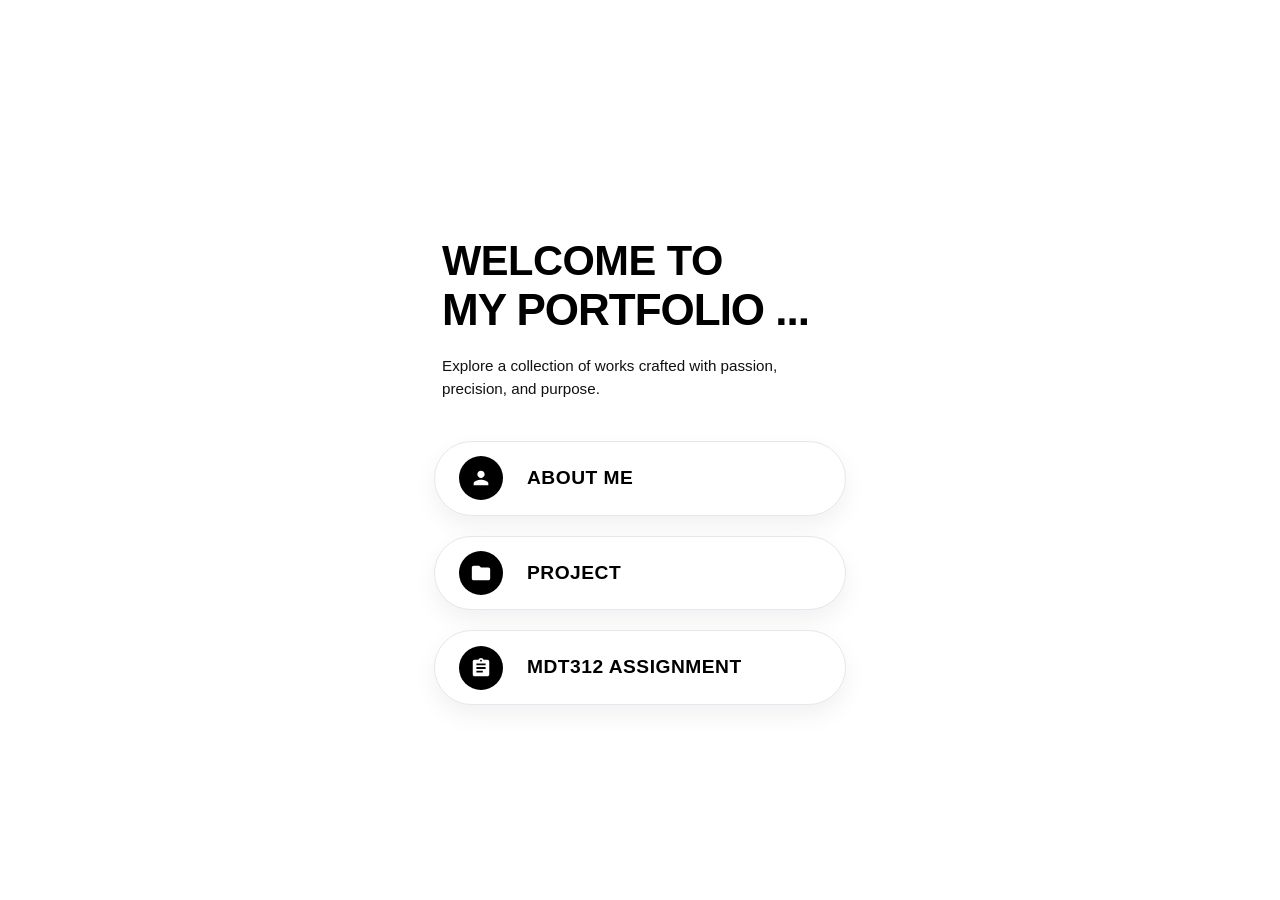
<file: index.html>
<!DOCTYPE html>
<html lang="th">
<head>
    <meta charset="UTF-8">
    <meta name="viewport" content="width=device-width, initial-scale=1.0">
    <title>Portfolio - Napatsarawaree R.</title>
    <link rel="stylesheet" href="main.css">
</head>
<body class="landing-body">

    <div class="landing-container">
        <!-- หัวข้อหลักและข้อความ -->
        <div class="landing-header">
            <h1 class="landing-title">
                <span class="id-number">WELCOME TO</span><br>
                MY PORTFOLIO ...
            </h1>
            <p class="welcome-desc">Explore a collection of works crafted with passion, precision, and purpose.</p>
        </div>

        <!-- เมนูหลัก -->
        <div class="menu-list">
            <a href="about.html" class="menu-btn">
                <span class="icon-circle">
                    <svg width="22" height="22" viewBox="0 0 24 24" fill="currentColor">
                        <path d="M12 12c2.21 0 4-1.79 4-4s-1.79-4-4-4-4 1.79-4 4 1.79 4 4 4zm0 2c-2.67 0-8 1.34-8 4v2h16v-2c0-2.66-5.33-4-8-4z"/>
                    </svg>
                </span>
                <span class="menu-text">ABOUT ME</span>
            </a>

            <a href="project.html" class="menu-btn">
                <span class="icon-circle">
                    <svg width="22" height="22" viewBox="0 0 24 24" fill="currentColor">
                        <path d="M10 4H4c-1.1 0-1.99.9-1.99 2L2 18c0 1.1.9 2 2 2h16c1.1 0 2-.9 2-2V8c0-1.1-.9-2-2-2h-8l-2-2z"/>
                    </svg>
                </span>
                <span class="menu-text">PROJECT</span>
            </a>

            <a href="assign.html" class="menu-btn">
                <span class="icon-circle">
                    <svg width="22" height="22" viewBox="0 0 24 24" fill="currentColor">
                        <path d="M19 3h-4.18C14.4 1.84 13.3 1 12 1s-2.4.84-2.82 2H5c-1.1 0-2 .9-2 2v14c0 1.1.9 2 2 2h14c1.1 0 2-.9 2-2V5c0-1.1-.9-2-2-2zm-7 0c.55 0 1 .45 1 1s-.45 1-1 1-1-.45-1-1 .45-1 1-1zm2 14H7v-2h7v2zm3-4H7v-2h10v2zm0-4H7V7h10v2z"/>
                    </svg>
                </span>
                <span class="menu-text">MDT312 ASSIGNMENT</span>
            </a>
        </div>
    </div>

</body>
</html>
</file>
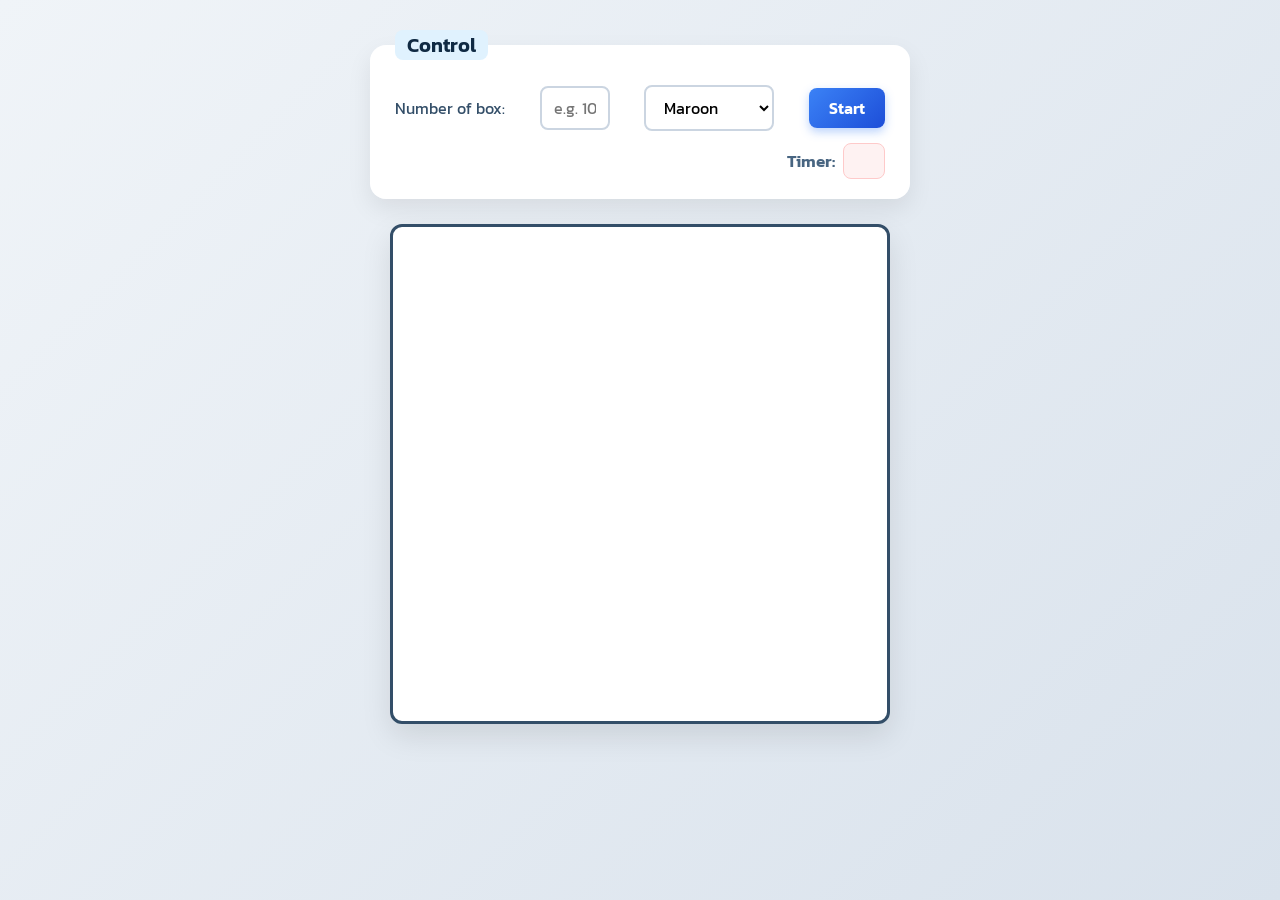
<file: Assignment/assignment7/index.html>
<!DOCTYPE html>
<html lang="en">
	<head>
		<meta charset="UTF-8">
		<meta name="viewport" content="width=device-width, initial-scale=1.0">
		<title>Square game</title>
		<script type="text/javascript" src="game.js"></script>
		<link rel="stylesheet" type="text/css" href="game.css">
	</head>
	<body>
		<!-- these codes were adapted from https://courses.cs.washington.edu/courses/cse154/17sp/lecture/more-dom/code/squares.html  -->

		<fieldset>
			<legend>Control</legend>
			<label for="numbox">Number of box: </label>
			<input type="text" name="numbox" id="numbox" placeholder="e.g. 10">
			<select name="color" id="color">
				<option value="maroon">Maroon</option>
				<option value="lightgreen">Lightgreen</option>
				<option value="magenta">Magenta</option>
			</select>
			<button id="start">Start</button>
			<div id="timerClock"> Timer:
				<div id="clock"></div>
			</div>
		</fieldset>

		<div id="container">
			<div id="layer"></div>
		</div>
	
	</body>
</html>
</file>
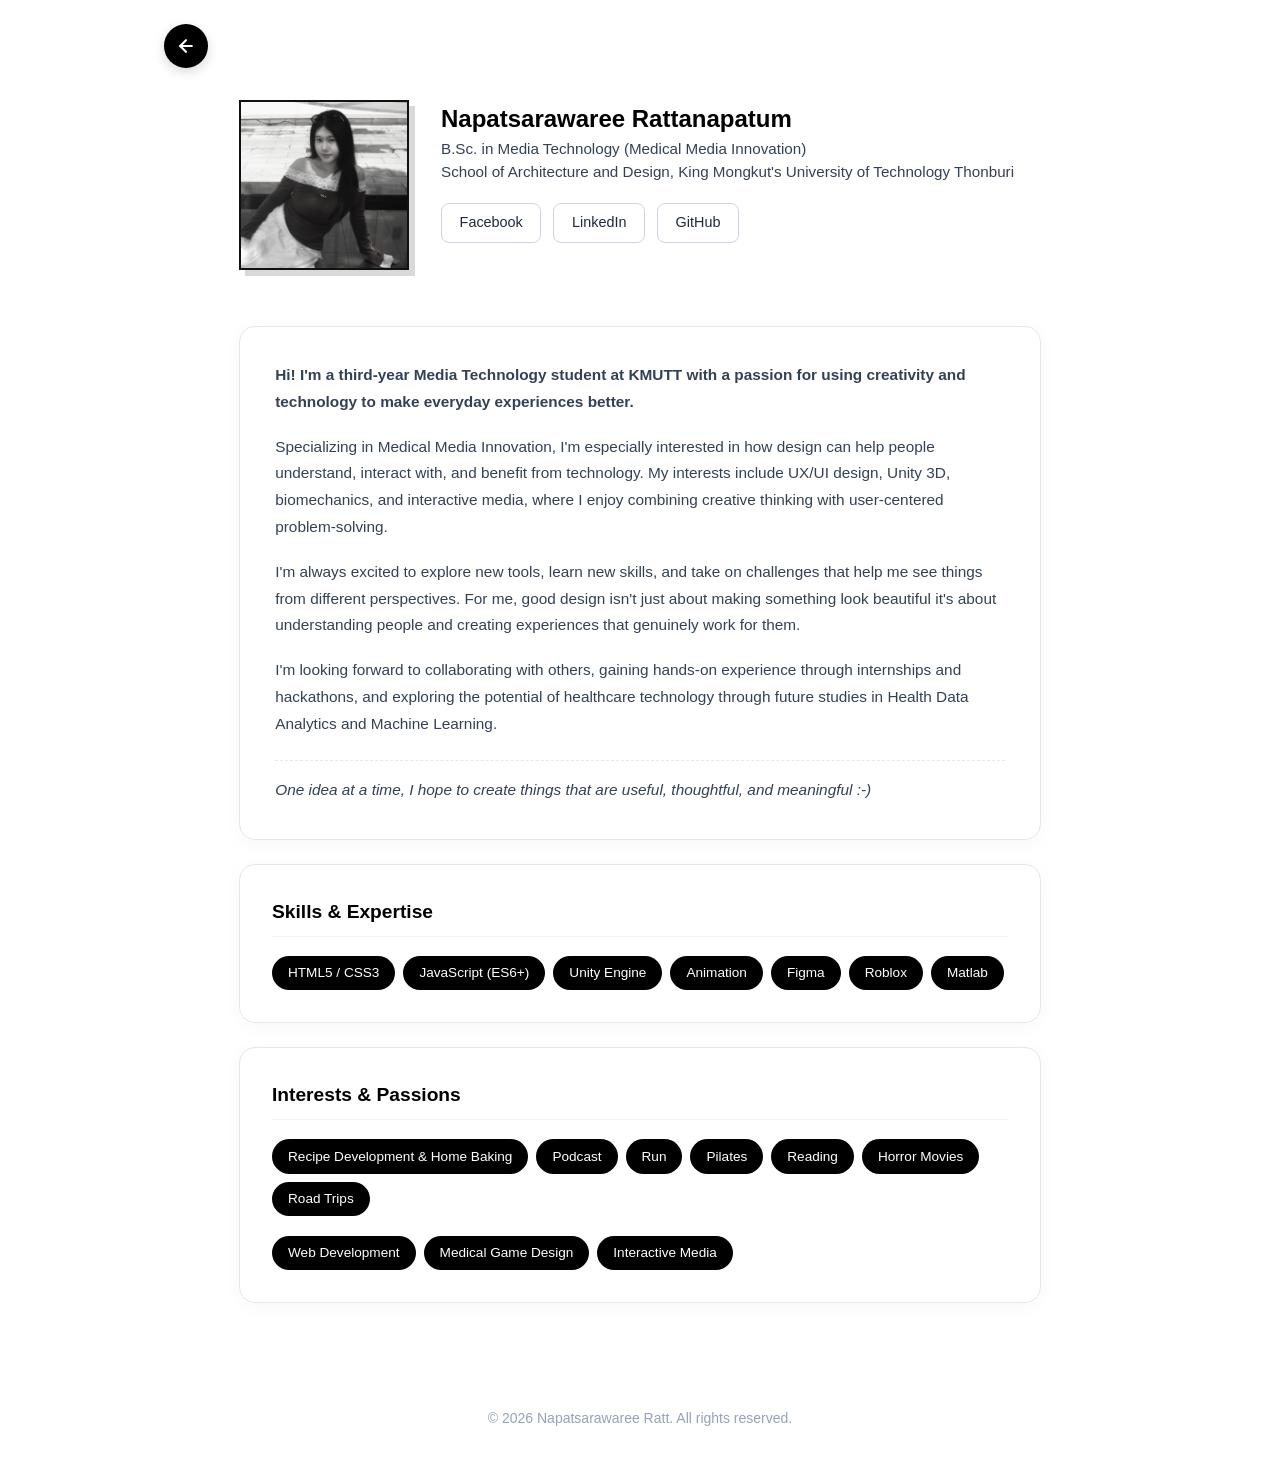
<file: about.html>
<!DOCTYPE html>
<html lang="th">
<head>
    <meta charset="UTF-8">
    <meta name="viewport" content="width=device-width, initial-scale=1.0">
    <title>About Me - Napatsarawaree R.</title>
    <link rel="stylesheet" href="main.css">
</head>
<body class="about-body">

    <!-- ปุ่มย้อนกลับ -->
    <div class="back-nav">
        <a href="index.html" class="back-icon-btn" title="กลับหน้าแรก">
            <svg width="20" height="20" viewBox="0 0 24 24" fill="none" stroke="currentColor" stroke-width="2.5" stroke-linecap="round" stroke-linejoin="round">
                <line x1="19" y1="12" x2="5" y2="12"></line>
                <polyline points="12 19 5 12 12 5"></polyline>
            </svg>
        </a>
    </div>

    <main class="container about-container">
        <!-- ส่วนโปรไฟล์ด้านบน -->
        <div class="profile-section">
            <img src="Images/profile1.jpg" alt="Profile Picture" class="profile-img-square">
                <h2>Napatsarawaree Rattanapatum</h2>
                <p class="degree-text">
                    B.Sc. in Media Technology (Medical Media Innovation)<br>
                    School of Architecture and Design, King Mongkut's University of Technology Thonburi
                </p>
                
                <!-- ปุ่มโซเชียล -->
                <div class="social-buttons">
                    <a href="https://www.facebook.com/share/19xPt7jWuf/" target="_blank" rel="noopener noreferrer" class="social-btn">Facebook</a>
                    <a href="https://www.linkedin.com/in/napatsarawaree-r-91904a348" target="_blank" rel="noopener noreferrer" class="social-btn">LinkedIn</a>
                    <a href="https://github.com/napatsarawaree2548-byte" target="_blank" rel="noopener noreferrer" class="social-btn">GitHub</a>
                </div>
            </div>
        </div>

        <!-- กล่องแนะนำตัว -->
        <div class="bio-card">
            <p class="bio-highlight">Hi! I'm a third-year Media Technology student at KMUTT with a passion for using creativity and technology to make everyday experiences better.</p>
            <p>Specializing in Medical Media Innovation, I'm especially interested in how design can help people understand, interact with, and benefit from technology. My interests include UX/UI design, Unity 3D, biomechanics, and interactive media, where I enjoy combining creative thinking with user-centered problem-solving.</p>
            <p>I'm always excited to explore new tools, learn new skills, and take on challenges that help me see things from different perspectives. For me, good design isn't just about making something look beautiful it's about understanding people and creating experiences that genuinely work for them.</p>
            <p>I'm looking forward to collaborating with others, gaining hands-on experience through internships and hackathons, and exploring the potential of healthcare technology through future studies in Health Data Analytics and Machine Learning.</p>
            <p class="bio-quote">One idea at a time, I hope to create things that are useful, thoughtful, and meaningful :-)</p>
        </div>

        <!-- กล่องทักษะและความสามารถ -->
        <div class="info-card">
            <h3>Skills & Expertise</h3>
            <div class="tags-container">
                <span class="tag-badge">HTML5 / CSS3</span>
                <span class="tag-badge">JavaScript (ES6+)</span>
                <span class="tag-badge">Unity Engine</span>
                <span class="tag-badge">Animation</span>
                <span class="tag-badge">Figma</span>
                <span class="tag-badge">Roblox</span>
                <span class="tag-badge">Matlab</span>
            </div>
        </div>

        <!-- กล่องงานอดิเรกและความสนใจ -->
        <div class="info-card">
            <h3>Interests & Passions</h3>
            <div class="hobby-group">
                <div class="tags-container" style="margin-top: 0.4rem;">
                    <span class="tag-badge">Recipe Development & Home Baking</span>
                    <span class="tag-badge">Podcast</span>
                    <span class="tag-badge">Run</span>
                    <span class="tag-badge">Pilates</span>
                    <span class="tag-badge">Reading</span>
                    <span class="tag-badge">Horror Movies</span>
                    <span class="tag-badge">Road Trips</span>
                </div>
            </div>
            <div class="hobby-group" style="margin-top: 1.2rem;">
                <div class="tags-container" style="margin-top: 0.4rem;">
                    <span class="tag-badge">Web Development</span>
                    <span class="tag-badge">Medical Game Design</span>
                    <span class="tag-badge">Interactive Media</span>
                </div>
            </div>
        </div>
    </main>

    <footer>
        <p>&copy; 2026 Napatsarawaree Ratt. All rights reserved.</p>
    </footer>

</body>
</html>
</file>
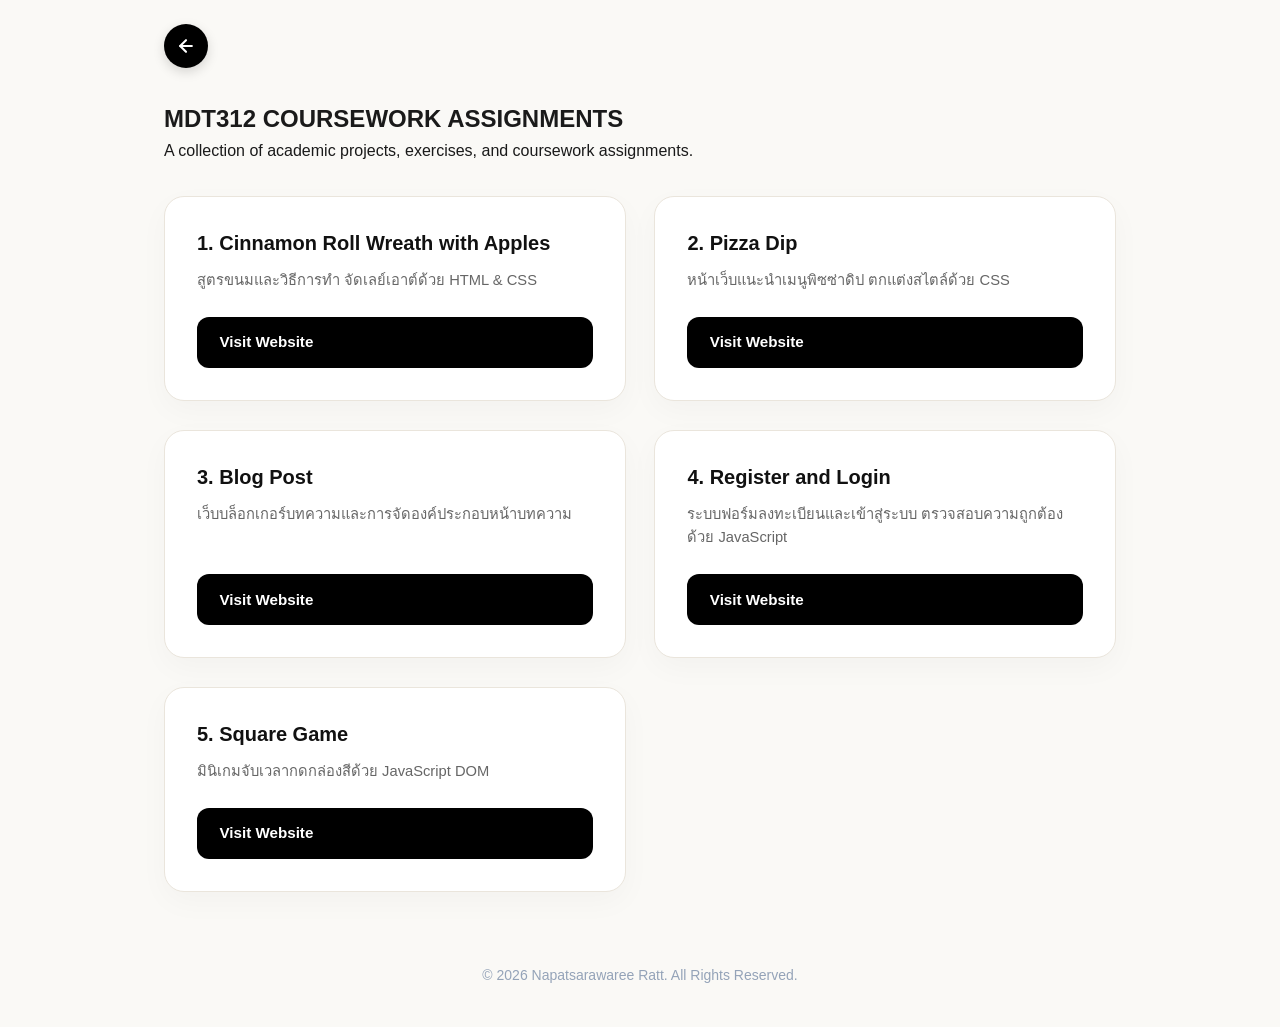
<file: assign.html>
<!DOCTYPE html>
<html lang="th">
<head>
    <meta charset="UTF-8">
    <meta name="viewport" content="width=device-width, initial-scale=1.0">
    <title>Coursework Assignments</title>
    <link rel="stylesheet" href="main.css">
</head>
<body>

    <!-- ปุ่มย้อนกลับ -->
    <div class="back-nav">
        <a href="index.html" class="back-icon-btn" title="กลับหน้าแรก">
            <svg width="20" height="20" viewBox="0 0 24 24" fill="none" stroke="currentColor" stroke-width="2.5" stroke-linecap="round" stroke-linejoin="round">
                <line x1="19" y1="12" x2="5" y2="12"></line>
                <polyline points="12 19 5 12 12 5"></polyline>
            </svg>
        </a>
    </div>

    <main class="container">
        <section class="content-box">
            <h2>MDT312 COURSEWORK ASSIGNMENTS</h2>
            <p>A collection of academic projects, exercises, and coursework assignments.</p>

            <div class="grid-cards" style="margin-top: 2rem;">
                <!-- 1. Cinnamon Roll Wreath with Apples -->
                <div class="card">
                    <div>
                        <h3>1. Cinnamon Roll Wreath with Apples</h3>
                        <p>สูตรขนมและวิธีการทำ จัดเลย์เอาต์ด้วย HTML & CSS</p>
                    </div>
                    <a href="Assignment/assignment3/recipe.html" class="btn btn-primary">Visit Website</a>
                </div>

                <!-- 2. Pizza dip -->
                <div class="card">
                    <div>
                        <h3>2. Pizza Dip</h3>
                        <p>หน้าเว็บแนะนำเมนูพิซซ่าดิป ตกแต่งสไตล์ด้วย CSS</p>
                    </div>
                    <a href="Assignment/assignment4/recipe.html" class="btn btn-primary">Visit Website</a>
                </div>

                <!-- 3. Blog -->
                <div class="card">
                    <div>
                        <h3>3. Blog Post</h3>
                        <p>เว็บบล็อกเกอร์บทความและการจัดองค์ประกอบหน้าบทความ</p>
                    </div>
                    <a href="Assignment/assignment5/index.html" class="btn btn-primary">Visit Website</a>
                </div>

                <!-- 4. Register and login -->
                <div class="card">
                    <div>
                        <h3>4. Register and Login</h3>
                        <p>ระบบฟอร์มลงทะเบียนและเข้าสู่ระบบ ตรวจสอบความถูกต้องด้วย JavaScript</p>
                    </div>
                    <a href="Assignment/assignment6/register.html" class="btn btn-primary">Visit Website</a>
                </div>

                <!-- 5. Square game -->
                <div class="card">
                    <div>
                        <h3>5. Square Game</h3>
                        <p>มินิเกมจับเวลากดกล่องสีด้วย JavaScript DOM</p>
                    </div>
                    <a href="Assignment/assignment7/index.html" class="btn btn-primary">Visit Website</a>
                </div>
            </div>
        </section>
    </main>

    <footer>
        <p>&copy; 2026 Napatsarawaree Ratt. All Rights Reserved.</p>
    </footer>

</body>
</html>
</file>
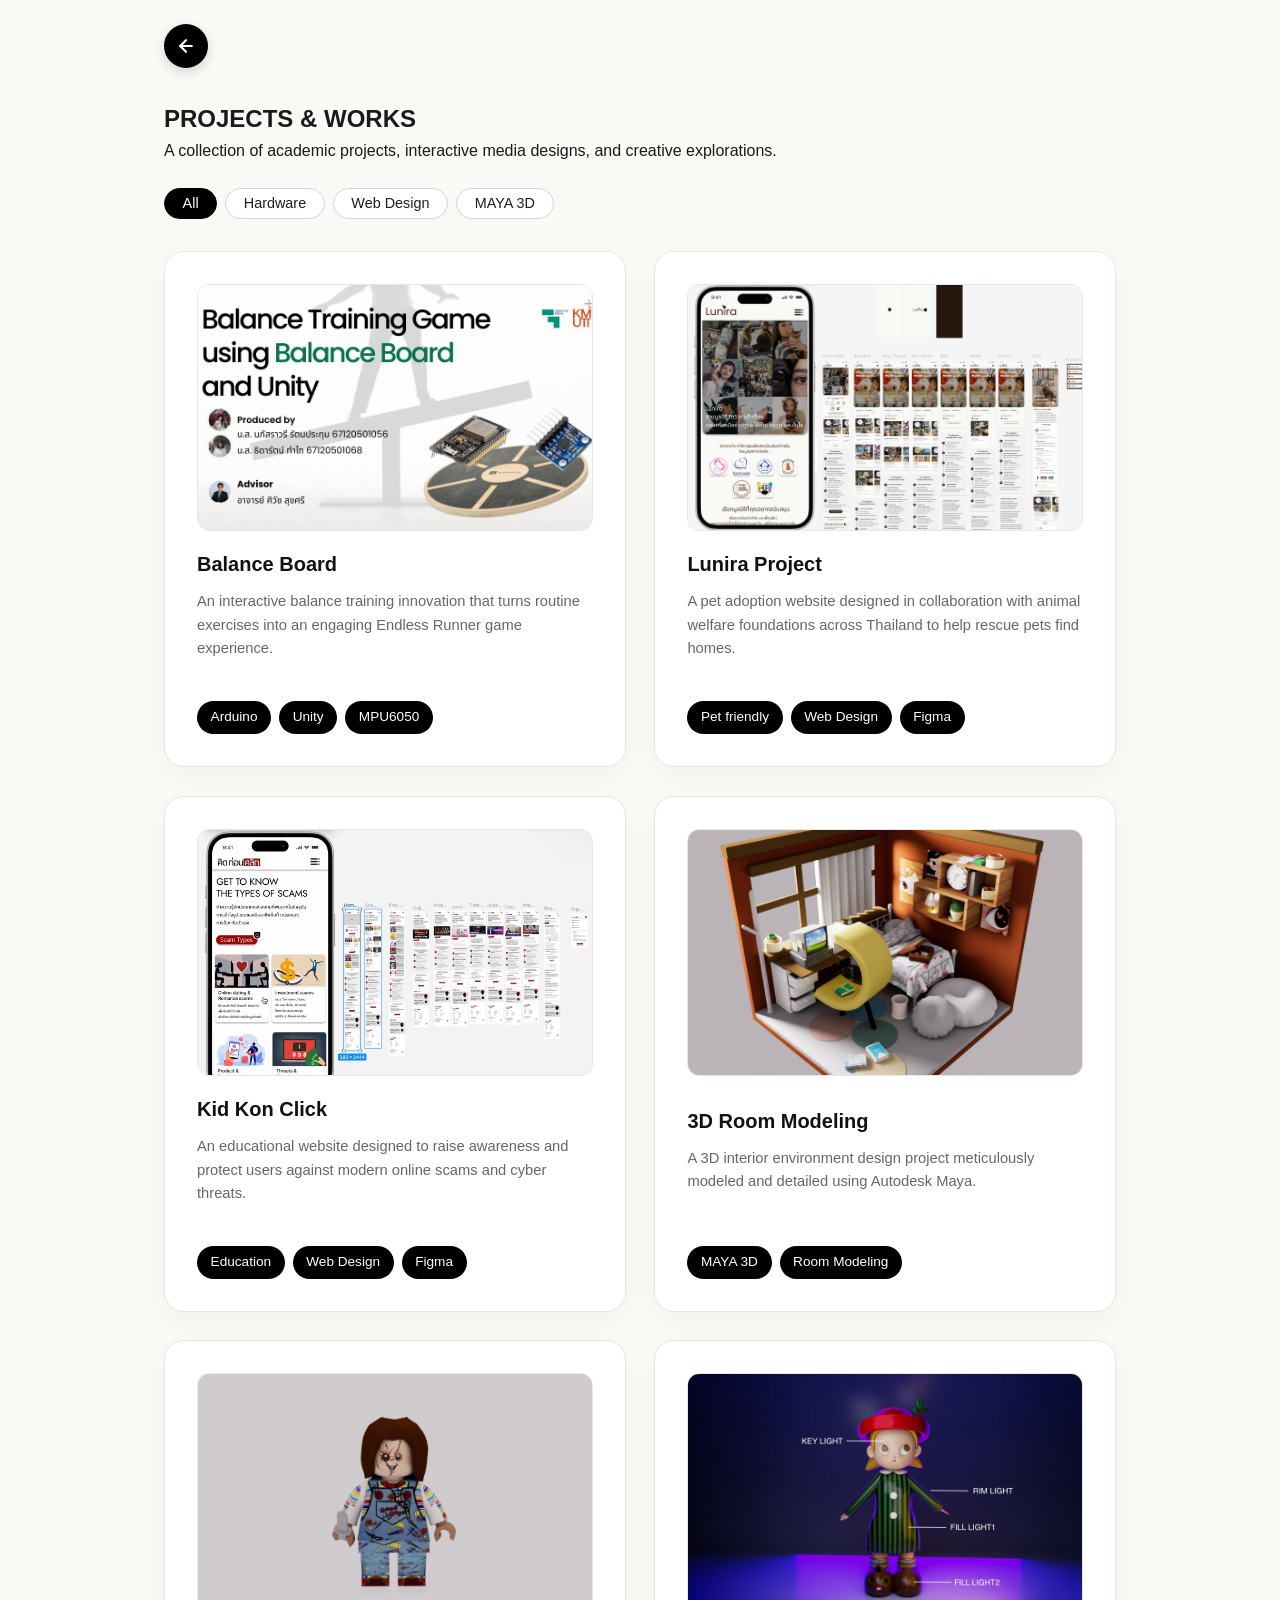
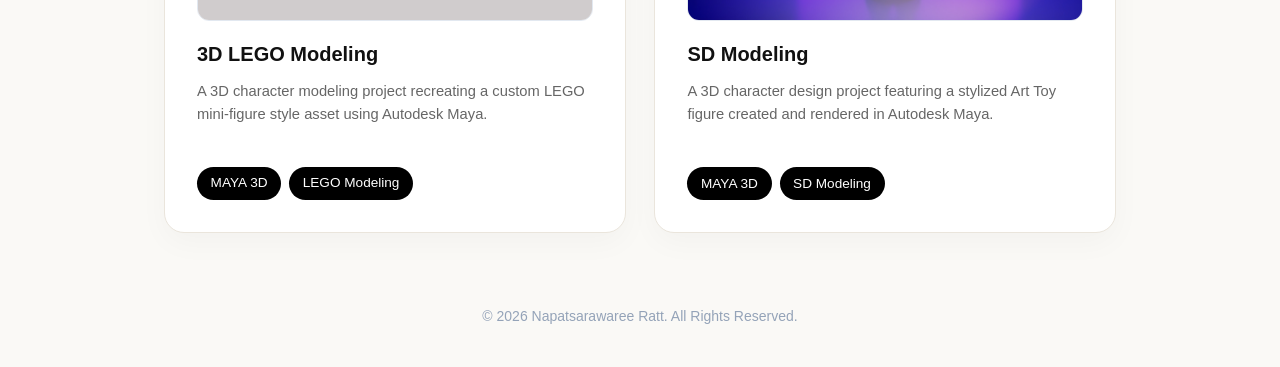
<file: project.html>
<!DOCTYPE html>
<html lang="th">
<head>
    <meta charset="UTF-8">
    <meta name="viewport" content="width=device-width, initial-scale=1.0">
    <title>My Projects</title>
    <link rel="stylesheet" href="main.css">
</head>
<body>

    <!-- ปุ่มย้อนกลับ -->
    <div class="back-nav">
        <a href="index.html" class="back-icon-btn" title="กลับหน้าแรก">
            <svg width="20" height="20" viewBox="0 0 24 24" fill="none" stroke="currentColor" stroke-width="2.5" stroke-linecap="round" stroke-linejoin="round">
                <line x1="19" y1="12" x2="5" y2="12"></line>
                <polyline points="12 19 5 12 12 5"></polyline>
            </svg>
        </a>
    </div>

    <main class="container">
        <section class="content-box">
            <h2>PROJECTS & WORKS</h2>
            <p>A collection of academic projects, interactive media designs, and creative explorations.</p>

            <!-- Category Filter Bar -->
            <div class="filter-bar" style="margin-top: 1.5rem;">
                <button class="filter-btn active" data-filter="all">All</button>
                <button class="filter-btn" data-filter="arduino">Hardware</button>
                <button class="filter-btn" data-filter="web">Web Design</button>
                <button class="filter-btn" data-filter="maya">MAYA 3D</button>
            </div>

            <div class="grid-cards" style="margin-top: 1.5rem;">
                <!-- Project 1 -->
                <div class="card" data-category="arduino">
                    <img src="Images/G01BalanceBoard.jpg" alt="Balance Board Project" class="project-img">
                    <div>
                        <h3>Balance Board</h3>
                        <p>An interactive balance training innovation that turns routine exercises into an engaging Endless Runner game experience.</p>
                    </div>
                    <div class="tags" style="margin-top: 1rem;">
                        <span class="tag">Arduino</span>
                        <span class="tag">Unity</span>
                        <span class="tag">MPU6050</span>
                    </div>
                </div>

                <!-- Project 2 -->
                <div class="card" data-category="web">
                    <img src="Images/LuniraP.png" alt="Lunira Project" class="project-img">
                    <div>
                        <h3>Lunira Project</h3>
                        <p>A pet adoption website designed in collaboration with animal welfare foundations across Thailand to help rescue pets find homes.</p>
                    </div>
                    <div class="tags" style="margin-top: 1rem;">
                        <span class="tag">Pet friendly</span>
                        <span class="tag">Web Design</span>
                        <span class="tag">Figma</span>
                    </div>
                </div>

                <!-- Project 3 -->
                <div class="card" data-category="web">
                    <img src="Images/KKK.jpg" alt="Kid Kon Click Project" class="project-img">
                    <div>
                        <h3>Kid Kon Click</h3>
                        <p>An educational website designed to raise awareness and protect users against modern online scams and cyber threats.</p>
                    </div>
                    <div class="tags" style="margin-top: 1rem;">
                        <span class="tag">Education</span>
                        <span class="tag">Web Design</span>
                        <span class="tag">Figma</span>
                    </div>
                </div>

                <!-- Project 4 -->
                <div class="card" data-category="maya">
                    <img src="Images/3DMAYA.jpg" alt="3D Room Modeling" class="project-img">
                    <div>
                        <h3>3D Room Modeling</h3>
                        <p>A 3D interior environment design project meticulously modeled and detailed using Autodesk Maya.</p>
                    </div>
                    <div class="tags" style="margin-top: 1rem;">
                        <span class="tag">MAYA 3D</span>
                        <span class="tag">Room Modeling</span>
                    </div>
                </div>

                <!-- Project 5 -->
                <div class="card" data-category="maya">
                    <img src="Images/Chucky01.jpg" alt="3D LEGO Modeling" class="project-img">
                    <div>
                        <h3>3D LEGO Modeling</h3>
                        <p>A 3D character modeling project recreating a custom LEGO mini-figure style asset using Autodesk Maya.</p>
                    </div>
                    <div class="tags" style="margin-top: 1rem;">
                        <span class="tag">MAYA 3D</span>
                        <span class="tag">LEGO Modeling</span>
                    </div>
                </div>

                <!-- Project 6 -->
                <div class="card" data-category="maya">
                    <img src="Images/SDModel.jpg" alt="3D SD Model" class="project-img">
                    <div>
                        <h3>SD Modeling</h3>
                        <p>A 3D character design project featuring a stylized Art Toy figure created and rendered in Autodesk Maya.</p>
                    </div>
                    <div class="tags" style="margin-top: 1rem;">
                        <span class="tag">MAYA 3D</span>
                        <span class="tag">SD Modeling</span>
                    </div>
                </div>
            </div>
        </section>
    </main>

    <footer>
        <p>&copy; 2026 Napatsarawaree Ratt. All Rights Reserved.</p>
    </footer>

    <!-- Filter สำหรับระบบกรองหมวดหมู่ผลงาน -->
    <script>
        const filterBtns = document.querySelectorAll('.filter-btn');
        const cards = document.querySelectorAll('.grid-cards .card');

        filterBtns.forEach(btn => {
            btn.addEventListener('click', () => {
                document.querySelector('.filter-btn.active').classList.remove('active');
                btn.classList.add('active');

                const filter = btn.getAttribute('data-filter');

                cards.forEach(card => {
                    if (filter === 'all' || card.getAttribute('data-category') === filter) {
                        card.style.display = 'flex';
                    } else {
                        card.style.display = 'none';
                    }
                });
            });
        });
    </script>

</body>
</html>
</file>
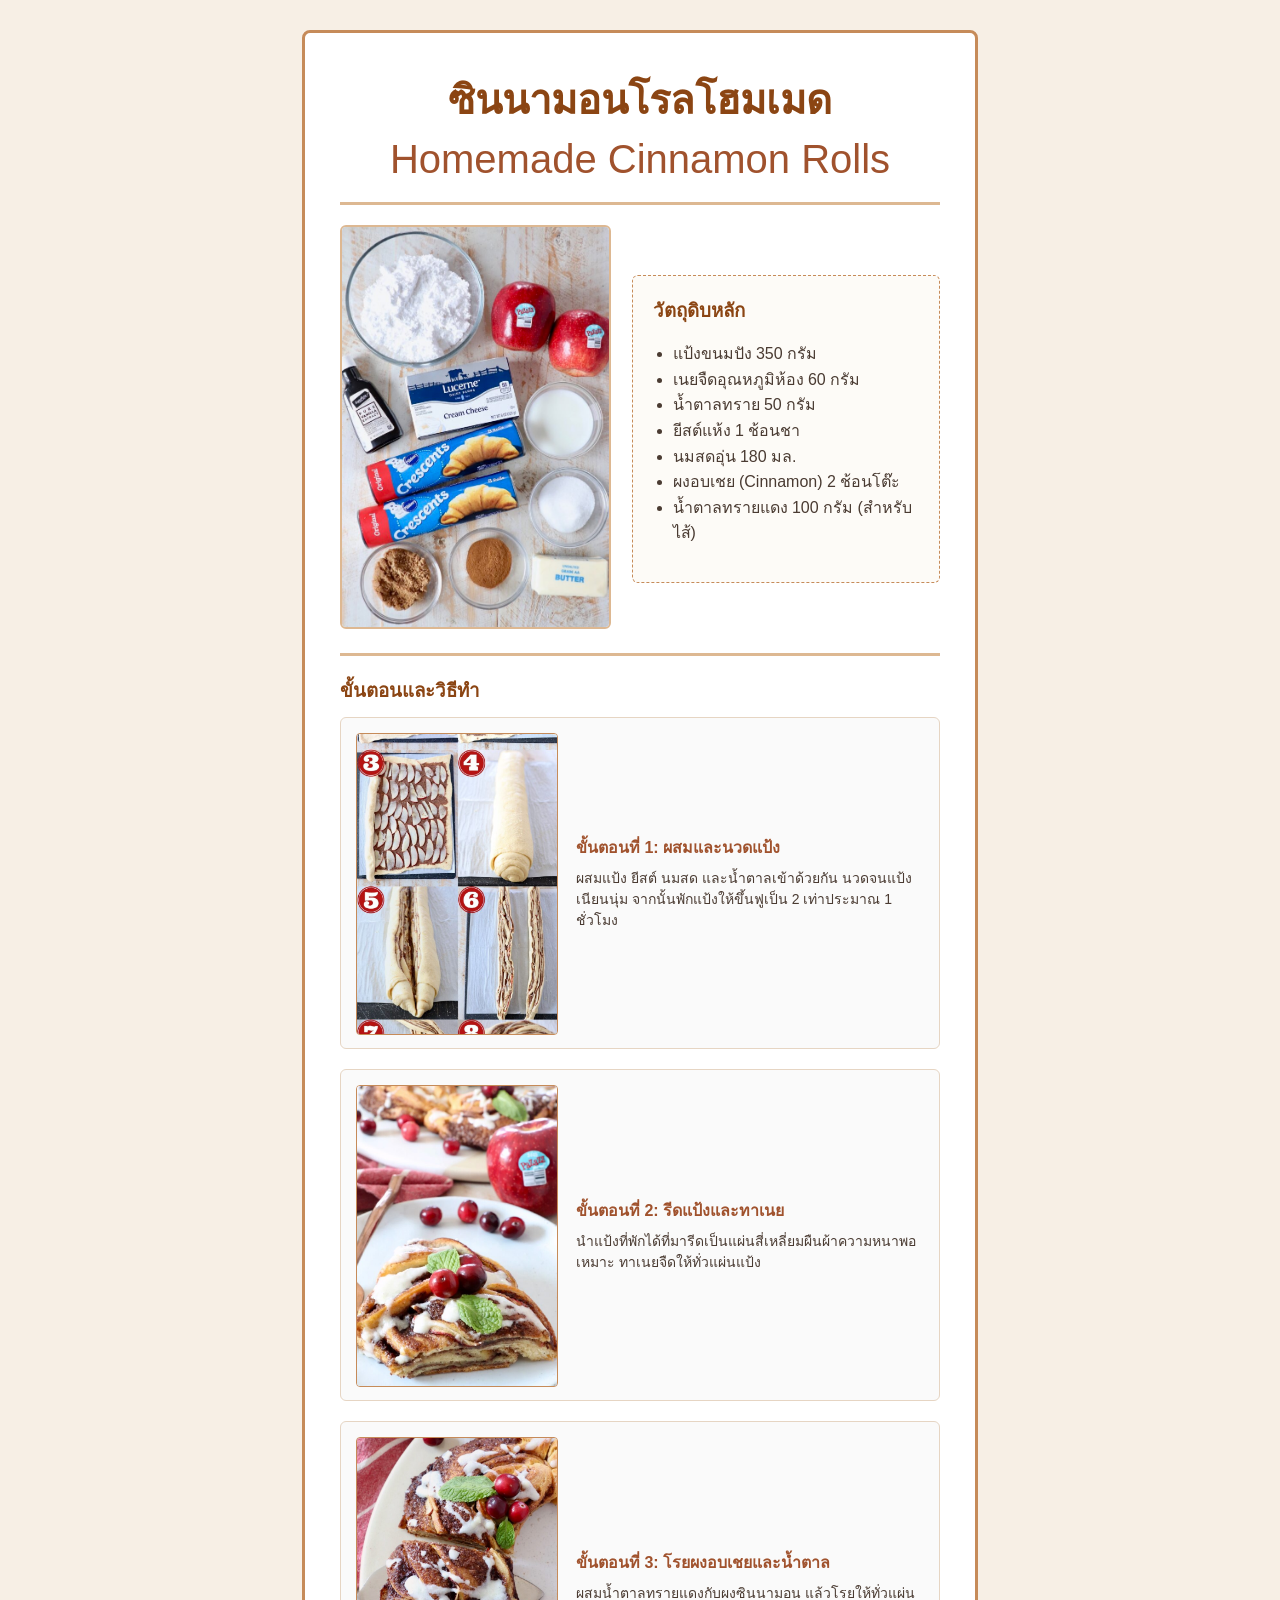
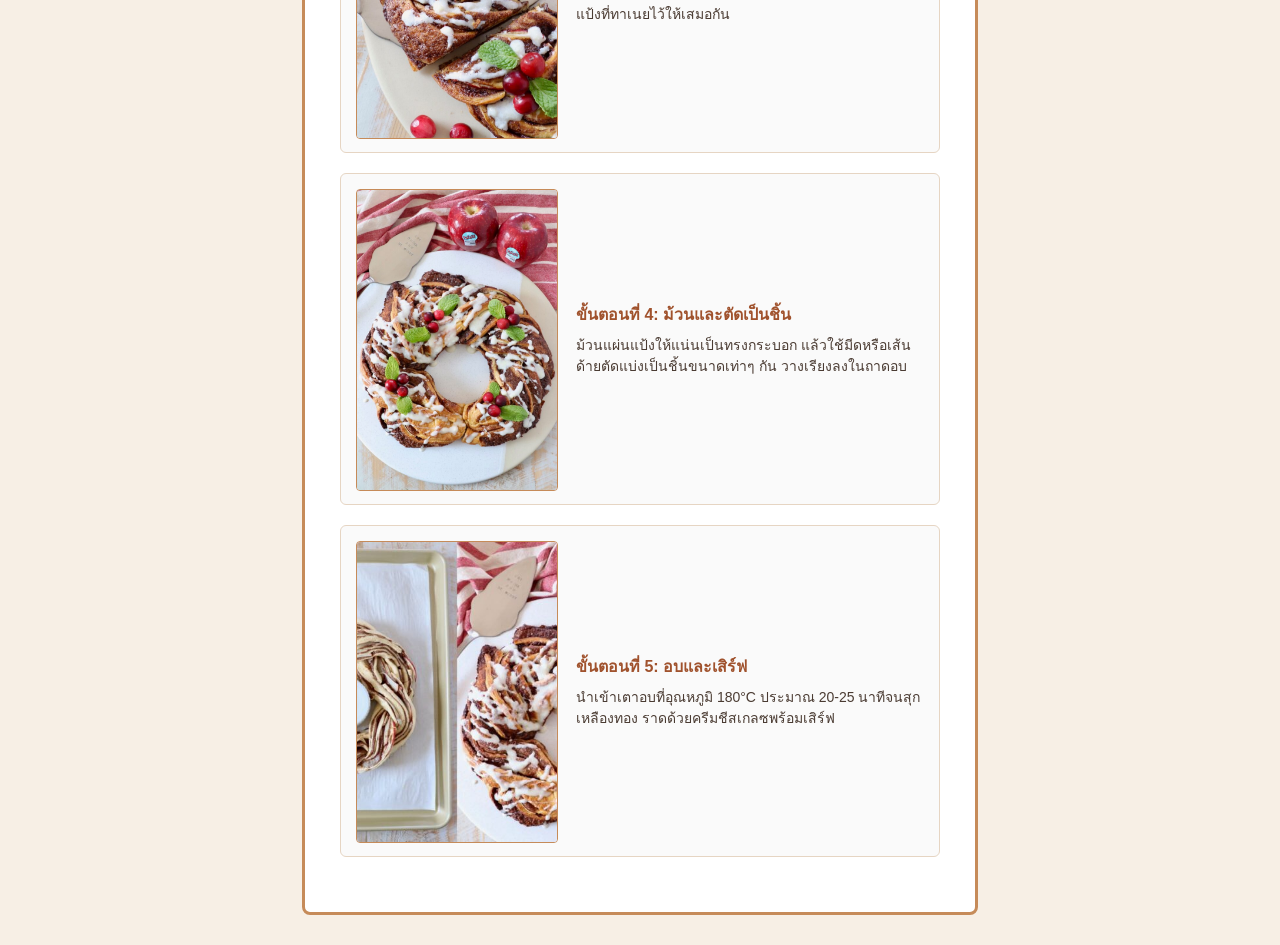
<file: Assignment/assignment3/recipe.html>
<!DOCTYPE html>
<html lang="th">
<head>
    <meta charset="UTF-8">
    <meta name="viewport" content="width=device-width, initial-scale=1.0">
    <title>สูตรและวิธีทำ ซินนามอนโรล (Cinnamon Rolls)</title>

    <link rel="stylesheet" type="text/css" href="recipe.css">
</head>
<body>

    <div id="recipe-card">

        <!-- เฮดชื่อเมนู -->
        <header id="recipe-header">
            <h1>ซินนามอนโรลโฮมเมด</h1>
            <h2>Homemade Cinnamon Rolls</h2>
            <hr class="divider">
        </header>

        <section class="top-section">
            <div class="main-img-box">
                <img src="pic/cinnamon-1.jpeg" alt="Cinnamon Rolls Finished" class="hero-img">
            </div>
            <div class="ingredients-box">
                <h3>วัตถุดิบหลัก</h3>
                <ul>
                    <li>แป้งขนมปัง 350 กรัม</li>
                    <li>เนยจืดอุณหภูมิห้อง 60 กรัม</li>
                    <li>น้ำตาลทราย 50 กรัม</li>
                    <li>ยีสต์แห้ง 1 ช้อนชา</li>
                    <li>นมสดอุ่น 180 มล.</li>
                    <li>ผงอบเชย (Cinnamon) 2 ช้อนโต๊ะ</li>
                    <li>น้ำตาลทรายแดง 100 กรัม (สำหรับไส้)</li>
                </ul>
            </div>
        </section>

        <hr class="divider">

        <!-- ส่วนขั้นตอนการทำ (ใช้ Flexbox ) -->
        <section id="instructions-section">
            <h3>ขั้นตอนและวิธีทำ</h3>

            <!-- ขั้นตอนที่ 1 -->
            <div class="step-card">
                <div class="step-img-box">
                    <img src="pic/cinnamon-2.jpeg" alt="Step 1">
                </div>
                <div class="step-desc">
                    <h4>ขั้นตอนที่ 1: ผสมและนวดแป้ง</h4>
                    <p>ผสมแป้ง ยีสต์ นมสด และน้ำตาลเข้าด้วยกัน นวดจนแป้งเนียนนุ่ม จากนั้นพักแป้งให้ขึ้นฟูเป็น 2 เท่าประมาณ 1 ชั่วโมง</p>
                </div>
            </div>

            <!-- ขั้นตอนที่ 2 -->
            <div class="step-card">
                <div class="step-img-box">
                    <img src="pic/cinnamon-3.jpeg" alt="Step 2">
                </div>
                <div class="step-desc">
                    <h4>ขั้นตอนที่ 2: รีดแป้งและทาเนย</h4>
                    <p>นำแป้งที่พักได้ที่มารีดเป็นแผ่นสี่เหลี่ยมผืนผ้าความหนาพอเหมาะ ทาเนยจืดให้ทั่วแผ่นแป้ง</p>
                </div>
            </div>

            <!-- ขั้นตอนที่ 3 -->
            <div class="step-card">
                <div class="step-img-box">
                    <img src="pic/cinnamon-4.jpeg" alt="Step 3">
                </div>
                <div class="step-desc">
                    <h4>ขั้นตอนที่ 3: โรยผงอบเชยและน้ำตาล</h4>
                    <p>ผสมน้ำตาลทรายแดงกับผงซินนามอน แล้วโรยให้ทั่วแผ่นแป้งที่ทาเนยไว้ให้เสมอกัน</p>
                </div>
            </div>

            <!-- ขั้นตอนที่ 4 -->
            <div class="step-card">
                <div class="step-img-box">
                    <img src="pic/cinnamon-5.jpeg" alt="Step 4">
                </div>
                <div class="step-desc">
                    <h4>ขั้นตอนที่ 4: ม้วนและตัดเป็นชิ้น</h4>
                    <p>ม้วนแผ่นแป้งให้แน่นเป็นทรงกระบอก แล้วใช้มีดหรือเส้นด้ายตัดแบ่งเป็นชิ้นขนาดเท่าๆ กัน วางเรียงลงในถาดอบ</p>
                </div>
            </div>

            <!-- ขั้นตอนที่ 5 -->
            <div class="step-card">
                <div class="step-img-box">
                    <img src="pic/cinnamon-6.jpeg" alt="Step 5">
                </div>
                <div class="step-desc">
                    <h4>ขั้นตอนที่ 5: อบและเสิร์ฟ</h4>
                    <p>นำเข้าเตาอบที่อุณหภูมิ 180°C ประมาณ 20-25 นาทีจนสุกเหลืองทอง ราดด้วยครีมชีสเกลซพร้อมเสิร์ฟ</p>
                </div>
            </div>

        </section>

    </div>

</body>
</html>
</file>
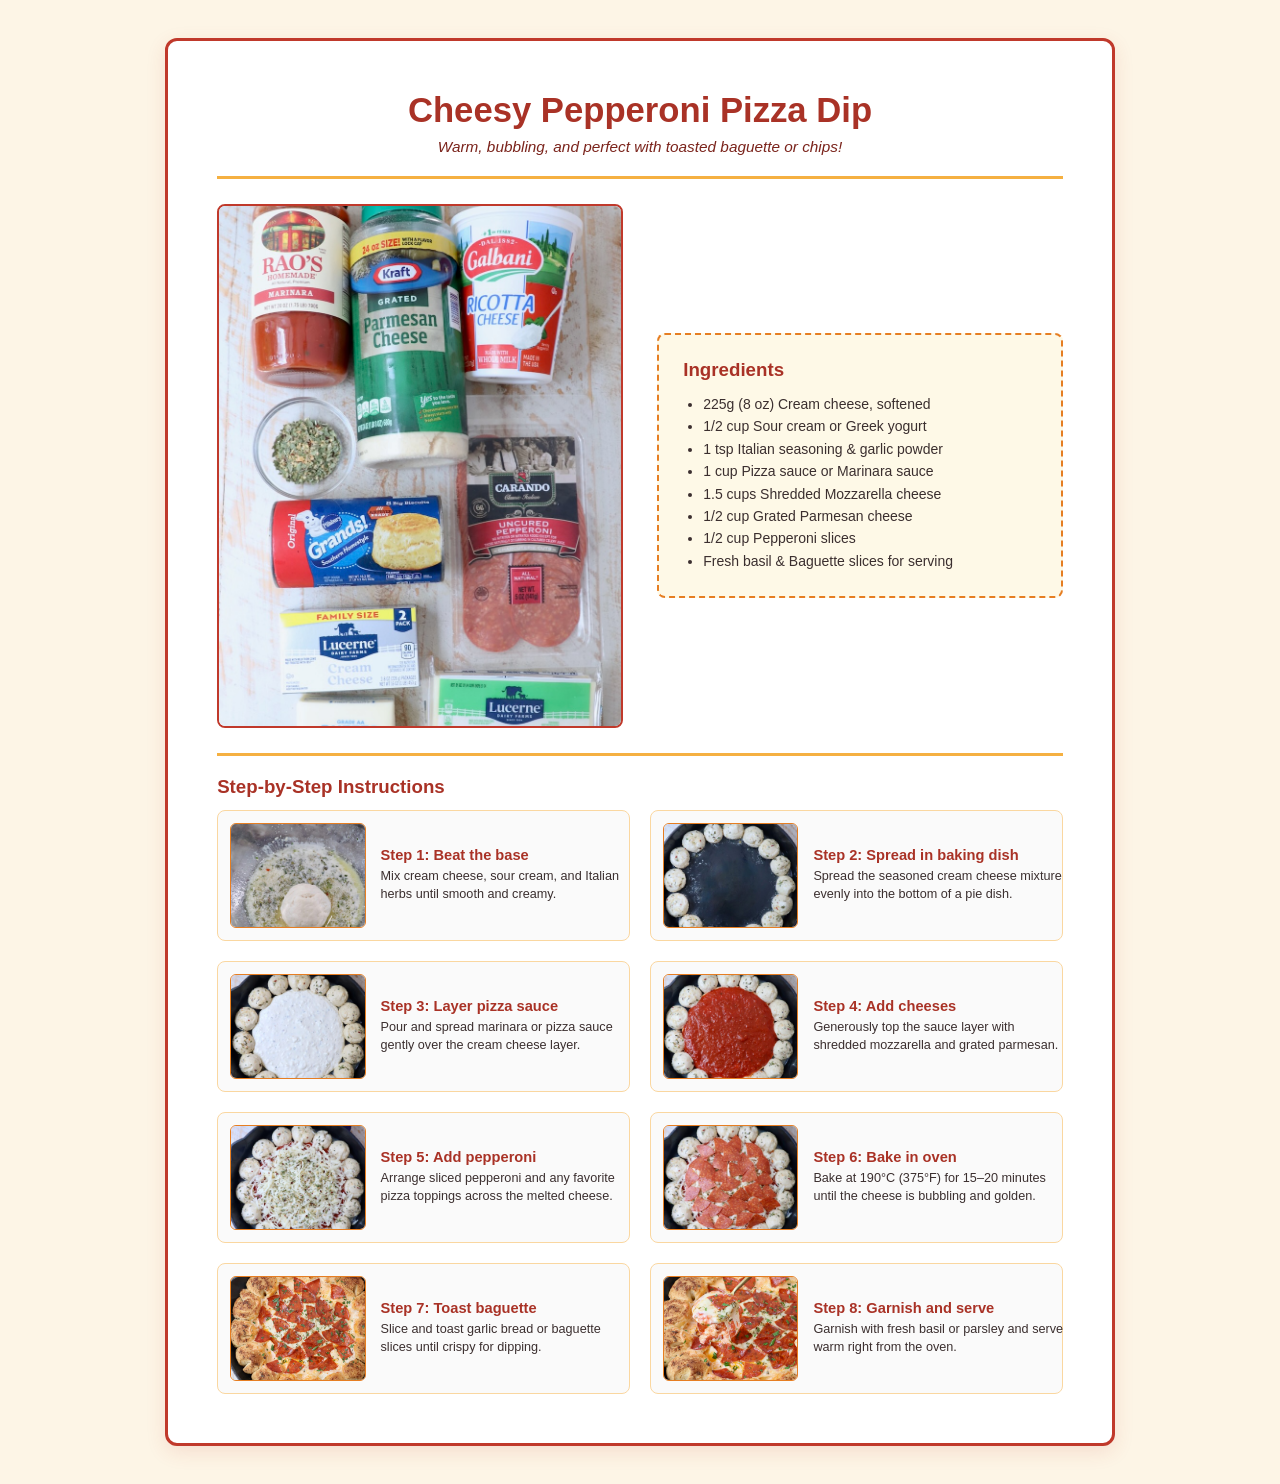
<file: Assignment/assignment4/recipe.html>
<!DOCTYPE html>

<html lang="en">

<head>

    <meta charset="UTF-8">

    <meta name="viewport" content="width=device-width, initial-scale=1.0">

    <title>Easy Cheesy Pizza Dip Recipe</title>

    <!-- External CSS -->

    <link rel="stylesheet" type="text/css" href="main.css">

</head>

<body>



    <div id="recipe-container">



        <!-- Recipe Header -->

        <header id="recipe-header">

            <h1>Cheesy Pepperoni Pizza Dip</h1>

            <p class="subtitle">Warm, bubbling, and perfect with toasted baguette or chips!</p>

            <hr class="divider">

        </header>



        <!-- Top Section: Grid Layout (Hero Image & Ingredients) -->

        <section class="top-grid">

            <div class="main-img-box">

                <img src="pic/pizza-dip-1.jpeg" alt="Baked Pizza Dip Finished" class="hero-img">

            </div>

            <div class="ingredients-box">

                <h3>Ingredients</h3>

                <ul>

                    <li>225g (8 oz) Cream cheese, softened</li>

                    <li>1/2 cup Sour cream or Greek yogurt</li>

                    <li>1 tsp Italian seasoning & garlic powder</li>

                    <li>1 cup Pizza sauce or Marinara sauce</li>

                    <li>1.5 cups Shredded Mozzarella cheese</li>

                    <li>1/2 cup Grated Parmesan cheese</li>

                    <li>1/2 cup Pepperoni slices</li>

                    <li>Fresh basil & Baguette slices for serving</li>

                </ul>

            </div>

        </section>



        <hr class="divider">



        <!-- Instructions Section: Grid Layout for Step Cards -->

        <section id="instructions-section">

            <h3>Step-by-Step Instructions</h3>



            <div class="steps-grid">



                <!-- Step 1 -->

                <div class="step-card">

                    <div class="step-img-box">

                        <img src="pic/pizza-dip-2.jpeg" alt="Step 1: Prep cream cheese">

                    </div>

                    <div class="step-desc">

                        <h4>Step 1: Beat the base</h4>

                        <p>Mix cream cheese, sour cream, and Italian herbs until smooth and creamy.</p>

                    </div>

                </div>



                <!-- Step 2 -->

                <div class="step-card">

                    <div class="step-img-box">

                        <img src="pic/pizza-dip-3.jpeg" alt="Step 2: Spread base layer">

                    </div>

                    <div class="step-desc">

                        <h4>Step 2: Spread in baking dish</h4>

                        <p>Spread the seasoned cream cheese mixture evenly into the bottom of a pie dish.</p>

                    </div>

                </div>



                <!-- Step 3 -->

                <div class="step-card">

                    <div class="step-img-box">

                        <img src="pic/pizza-dip-4.jpeg" alt="Step 3: Add sauce">

                    </div>

                    <div class="step-desc">

                        <h4>Step 3: Layer pizza sauce</h4>

                        <p>Pour and spread marinara or pizza sauce gently over the cream cheese layer.</p>

                    </div>

                </div>



                <!-- Step 4 -->

                <div class="step-card">

                    <div class="step-img-box">

                        <img src="pic/pizza-dip-5.jpeg" alt="Step 4: Top with cheese">

                    </div>

                    <div class="step-desc">

                        <h4>Step 4: Add cheeses</h4>

                        <p>Generously top the sauce layer with shredded mozzarella and grated parmesan.</p>

                    </div>

                </div>



                <!-- Step 5 -->

                <div class="step-card">

                    <div class="step-img-box">

                        <img src="pic/pizza-dip-6.jpeg" alt="Step 5: Arrange toppings">

                    </div>

                    <div class="step-desc">

                        <h4>Step 5: Add pepperoni</h4>

                        <p>Arrange sliced pepperoni and any favorite pizza toppings across the melted cheese.</p>

                    </div>

                </div>



                <!-- Step 6 -->

                <div class="step-card">

                    <div class="step-img-box">

                        <img src="pic/pizza-dip-7.jpeg" alt="Step 6: Bake until bubbly">

                    </div>

                    <div class="step-desc">

                        <h4>Step 6: Bake in oven</h4>

                        <p>Bake at 190°C (375°F) for 15–20 minutes until the cheese is bubbling and golden.</p>

                    </div>

                </div>



                <!-- Step 7 -->

                <div class="step-card">

                    <div class="step-img-box">

                        <img src="pic/pizza-dip-8.jpeg" alt="Step 7: Toast bread">

                    </div>

                    <div class="step-desc">

                        <h4>Step 7: Toast baguette</h4>

                        <p>Slice and toast garlic bread or baguette slices until crispy for dipping.</p>

                    </div>

                </div>



                <!-- Step 8 -->

                <div class="step-card">

                    <div class="step-img-box">

                        <img src="pic/pizza-dip-9.jpeg" alt="Step 8: Serve warm">

                    </div>

                    <div class="step-desc">

                        <h4>Step 8: Garnish and serve</h4>

                        <p>Garnish with fresh basil or parsley and serve warm right from the oven.</p>

                    </div>

                </div>



            </div>

        </section>



    </div>



</body>

</html>
</file>
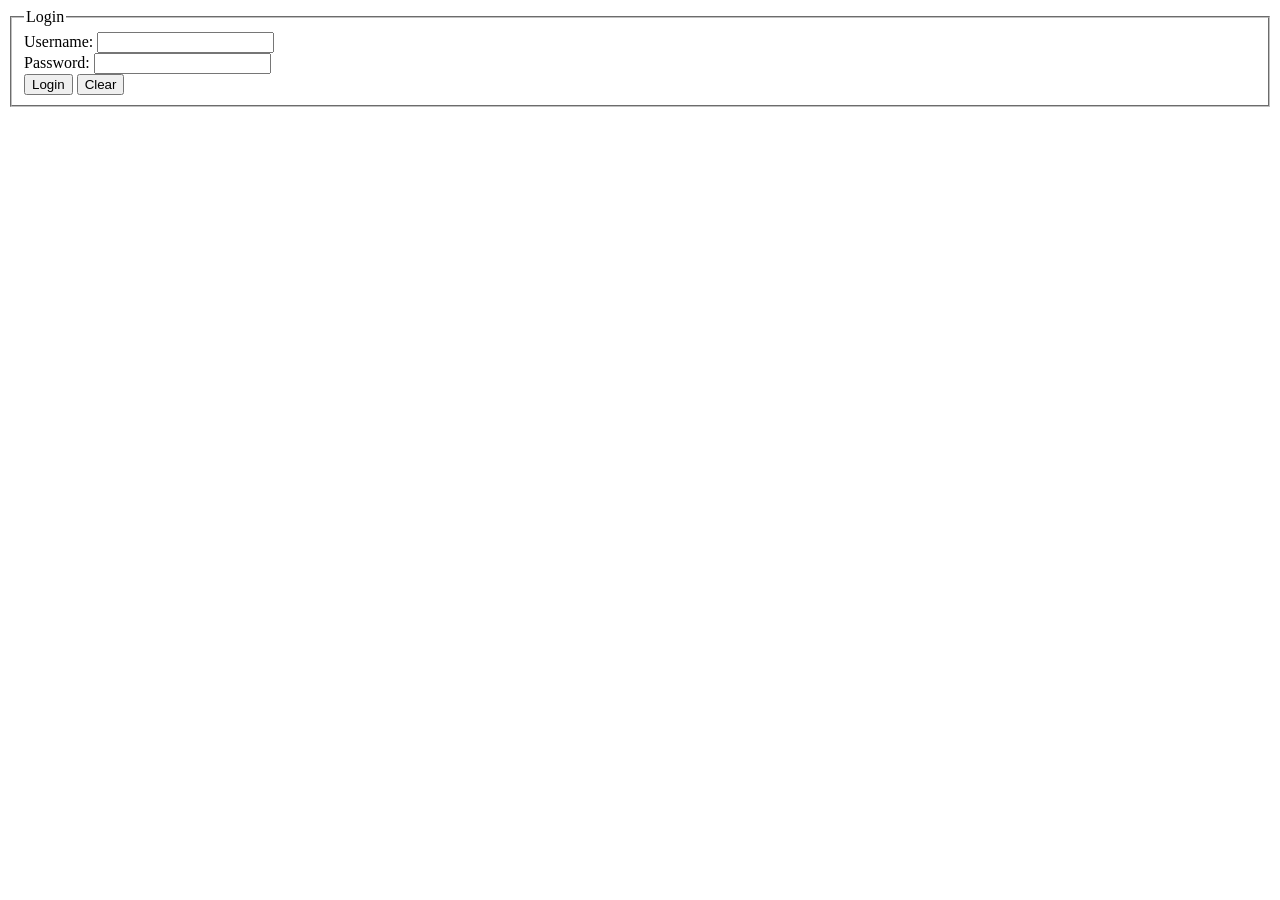
<file: Assignment/assignment6/login.html>
<!DOCTYPE html>
<html>
	<head>
		<meta charset="UTF-8">
		<title>Login</title>
		<script type="text/javascript" src="login.js"></script>
	</head>
	<body>
		<form name="myLogin" id = "myLogin">
			<fieldset>
				<legend>Login</legend>
				Username: 
				<input type="text" name="username" id="username" required>
				<br>
				Password: 
				<input type="password" name="password" required>
				<br>
				<input type="submit" value="Login" id="loginBtn">
				<input type="reset" value="Clear" id="clearBtn">

			</fieldset>
			

		</form>
		
	</body>
</html>
</file>
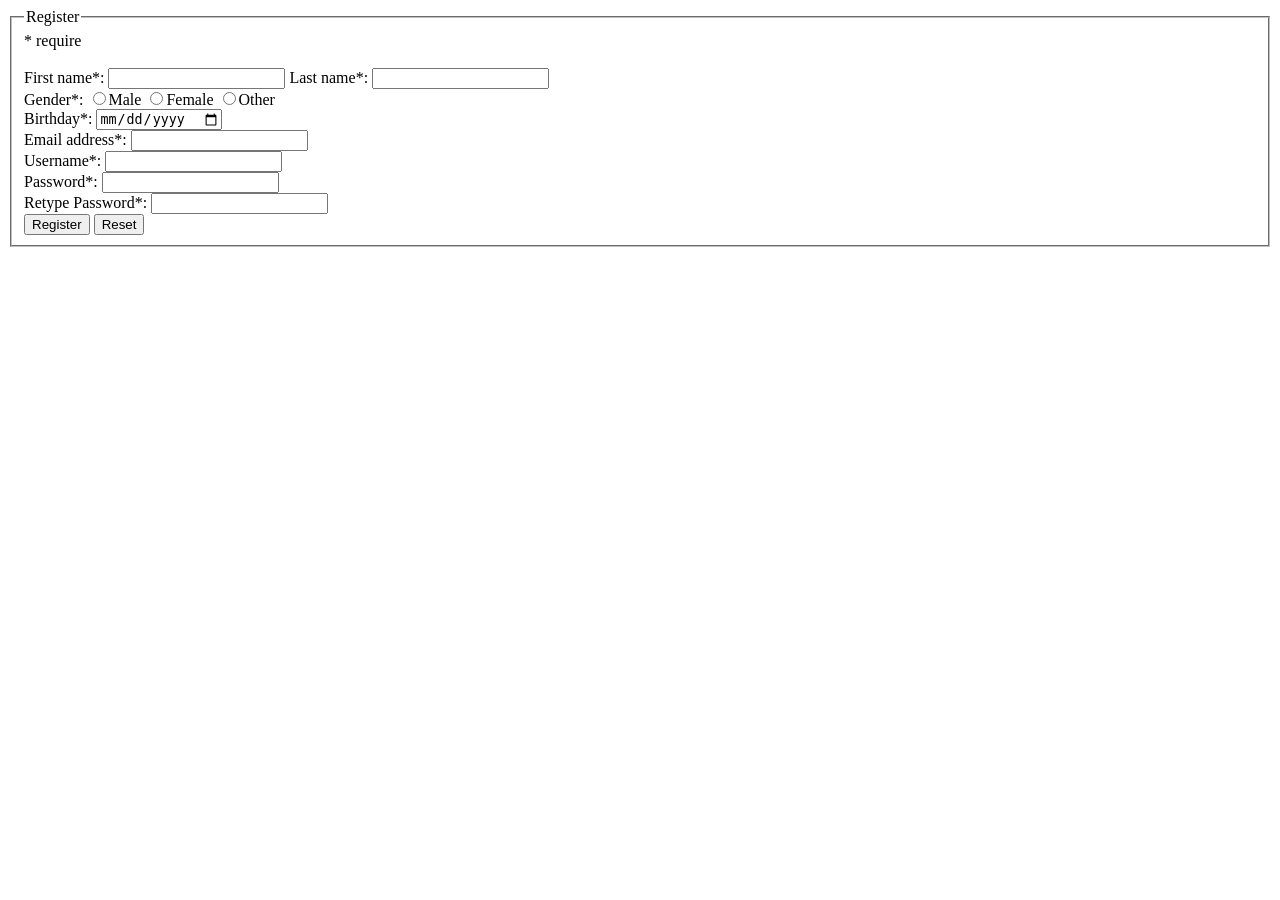
<file: Assignment/assignment6/register.html>
<!DOCTYPE html>
<html>
	<head>
		<meta charset="UTF-8">
		<title>Register</title>
		<script type="text/javascript" src="register.js"></script>
	</head>
	<body>
		<form name="myRegister" id="myRegister" action="login.html">
			<fieldset>
				<legend>Register</legend>
				<span>* require</span> <br>
				<span id="errormsg"></span> <br>
				First name*: 
				<input type="text" name="firstname" required>
				Last name*: 
				<input type="text" name="lastname" >
				<br>
				Gender*: 
				<input type="radio" name="gender" value="male" >Male
				<input type="radio" name="gender" value="female" >Female
				<input type="radio" name="gender" value="other" >Other
				<br>
				Birthday*: 
				<input type="date" name="bday" value="" >
				<br>
				Email address*: 
				<input type="email" name="email" >
				<br>
				Username*: 
				<input type="text" name="username" >
				<br>
				Password*: 
				<input type="password" name="password" required>
				<br>
				Retype Password*: 
				<input type="password" name="password" required>
				<br>
				<input type="submit" value="Register" id="registerBtn">
				<input type="reset" value="Reset" id="resetBtn">
			</fieldset>
		</form>

		
	</body>
</html>
</file>
<file: main.css>
/* ==========================================================================
   1. GLOBAL RESET & BASE STYLES
   ========================================================================== */
* {
    margin: 0;
    padding: 0;
    box-sizing: border-box;
    font-family: 'Segoe UI', Tahoma, Geneva, Verdana, sans-serif;
}

body {
    background-color: #faf9f6;
    color: #1a1a1a;
    line-height: 1.6;
}

.container {
    max-width: 1000px;
    margin: 2rem auto;
    padding: 0 1.5rem;
}

footer {
    text-align: center;
    padding: 2.5rem;
    color: #94a3b8;
    font-size: 0.875rem;
}


/* ==========================================================================
   2. UNIVERSAL COMPONENTS (Buttons, Back Nav, Badges)
   ========================================================================== */
.back-nav {
    max-width: 1000px;
    margin: 1.5rem auto 0;
    padding: 0 1.5rem;
}

.back-icon-btn {
    width: 44px;
    height: 44px;
    background: #000000;
    color: #ffffff;
    border-radius: 50%;
    display: flex;
    align-items: center;
    justify-content: center;
    text-decoration: none;
    box-shadow: 0 4px 12px rgba(0, 0, 0, 0.15);
    transition: all 0.3s cubic-bezier(0.16, 1, 0.3, 1);
}

.back-icon-btn:hover {
    transform: scale(1.08) translateX(-3px);
    background: #222222;
}

.btn-primary {
    display: flex;
    align-items: center;
    justify-content: space-between;
    background-color: #000000;
    color: #ffffff;
    padding: 0.85rem 1.4rem;
    border-radius: 12px;
    text-decoration: none;
    font-weight: 600;
    font-size: 0.95rem;
    transition: all 0.3s ease;
}

.btn-primary .btn-arrow {
    transition: transform 0.3s ease;
}

.btn-primary:hover {
    background-color: #3b7a9f;
}

.btn-primary:hover .btn-arrow {
    transform: translateX(4px);
}

/* Custom Tag Badges: กล่องดำ ตัวอักษรขาว */
.tag-badge {
    background-color: #000000;
    color: #ffffff;
    padding: 0.4rem 1rem;
    border-radius: 9999px;
    font-size: 0.85rem;
    font-weight: 500;
    display: inline-block;
    transition: all 0.2s ease;
}

.tag-badge:hover {
    background-color: #222222;
    transform: translateY(-2px);
}


/* ==========================================================================
   3. LANDING PAGE STYLES (index.html)
   ========================================================================== */
body.landing-body {
    display: flex;
    flex-direction: column;
    align-items: center;
    justify-content: center;
    min-height: 100vh;
    overflow-x: hidden;
    position: relative;
    background-color: #ffffff;
}

.header-waves {
    position: absolute;
    top: 0;
    left: 0;
    width: 100%;
    height: 140px;
    background: linear-gradient(135deg, #0a2540, #13385e);
    border-radius: 0 0 50% 50% / 0 0 45px 45px;
}

.landing-container {
    width: 100%;
    max-width: 460px;
    padding: 2rem 1.5rem;
    text-align: left;
    z-index: 1;
    margin-top: 40px;
}

.landing-header {
    margin-bottom: 2.5rem;
    padding-left: 0.5rem;
}

.landing-title {
    font-size: 2.75rem;
    font-weight: 700;
    color: #000000;
    line-height: 1.15;
    letter-spacing: -1px;
    margin-bottom: 1.2rem;
}

.landing-title .id-number {
    font-size: 2.6rem;
    font-weight: 700;
    letter-spacing: -0.5px;
}

.welcome-desc {
    color: #111111;
    font-size: 0.95rem;
    line-height: 1.5;
    font-weight: 400;
    max-width: 380px;
}

.menu-list {
    display: flex;
    flex-direction: column;
    gap: 1.25rem;
}

.menu-btn {
    display: flex;
    align-items: center;
    background: #ffffff;
    border: 1px solid #e2e8f0;
    padding: 0.9rem 1.5rem;
    border-radius: 50px;
    text-decoration: none;
    color: #000000;
    box-shadow: 0 10px 25px rgba(0, 0, 0, 0.06);
    transition: all 0.25s ease;
}

.icon-circle {
    width: 44px;
    height: 44px;
    background: #000000;
    color: #ffffff;
    border-radius: 50%;
    display: flex;
    align-items: center;
    justify-content: center;
    margin-right: 1.5rem;
    flex-shrink: 0;
}

.menu-text {
    font-size: 1.2rem;
    font-weight: 600;
    letter-spacing: 0.5px;
    color: #000000;
}

.menu-btn:hover {
    transform: translateY(-2px);
    box-shadow: 0 14px 30px rgba(0, 0, 0, 0.1);
    border-color: #000000;
}


/* ==========================================================================
   4. ABOUT ME PAGE (about.html)
   ========================================================================== */
body.about-body {
    background-color: #ffffff;
    color: #000000;
}

.about-container {
    max-width: 850px;
    margin: 2rem auto 4rem;
    padding: 0 1.5rem;
}

.about-container .page-title {
    font-size: 1.8rem;
    font-weight: 700;
    letter-spacing: 1px;
    text-transform: uppercase;
    margin-bottom: 2rem;
    text-align: left;
}

/* เอา Flex ออก จัดบล็อกปกติแบบลอยข้างกันด้วย inline-block หรือ float */
.profile-section {
    width: 100%;
    margin-bottom: 2.5rem;
    overflow: hidden; /* ป้องกันลูกลอยทะลัก */
}

.profile-img-square {
    width: 170px;
    height: 170px;
    border-radius: 0px;
    object-fit: cover;
    border: 2px solid #111111;
    box-shadow: 6px 6px 0px rgba(0, 0, 0, 0.15);
    float: left;
    margin-right: 2rem;
    margin-bottom: 1rem;
}

.profile-details {
    overflow: hidden; /* ให้เนื้อหาขยายพื้นที่ที่เหลือโดยไม่ชนรูป */
}

.profile-details h2 {
    font-size: 1.6rem;
    font-weight: 700;
    color: #000000;
    margin-bottom: 0.5rem;
}

.degree-text {
    font-size: 0.95rem;
    color: #334155;
    line-height: 1.5;
    margin-bottom: 1.2rem;
}

.social-buttons {
    display: flex;
    gap: 0.75rem;
    margin-top: 1rem;
}

.social-btn {
    display: inline-block;
    padding: 0.45rem 1.1rem;
    border: 1px solid #cbd5e1;
    border-radius: 8px;
    text-decoration: none;
    color: #1e293b;
    font-size: 0.9rem;
    font-weight: 500;
    background: #ffffff;
    transition: all 0.2s ease;
}

.social-btn:hover {
    border-color: #000000;
    background-color: #f8fafc;
}

.bio-card {
    background: #ffffff;
    border: 1px solid #e2e8f0;
    border-radius: 16px;
    padding: 2.2rem;
    margin-bottom: 1.5rem;
    box-shadow: 0 4px 20px rgba(0, 0, 0, 0.03);
    clear: both; /* เคลียร์ float ไม่ให้ไปทับการ์ดด้านล่าง */
}

.bio-card p {
    font-size: 0.96rem;
    color: #334155;
    line-height: 1.75;
    margin-bottom: 1.1rem;
}

.bio-card p:last-child {
    margin-bottom: 0;
}

.bio-highlight {
    font-size: 1.05rem;
    font-weight: 600;
    color: #0f172a;
}

.bio-quote {
    font-style: italic;
    color: #0284c7;
    font-weight: 500;
    margin-top: 1.4rem;
    padding-top: 1rem;
    border-top: 1px dashed #e2e8f0;
}

.info-card {
    background: #ffffff;
    border: 1px solid #e2e8f0;
    border-radius: 16px;
    padding: 2rem;
    margin-bottom: 1.5rem;
    box-shadow: 0 4px 20px rgba(0, 0, 0, 0.03);
}

.info-card h3 {
    font-size: 1.2rem;
    font-weight: 700;
    color: #000000;
    margin-bottom: 1.2rem;
    padding-bottom: 0.5rem;
    border-bottom: 1px solid #f1f5f9;
}

.tags-container {
    display: flex;
    flex-wrap: wrap;
    gap: 0.5rem;
}


/* ==========================================================================
   5. PROJECTS & ASSIGNMENTS
   ========================================================================== */
.assignment-container, 
.project-container {
    max-width: 1100px;
    margin: 1.5rem auto 4rem;
    padding: 0 1.5rem;
}

.page-header {
    margin-bottom: 2.5rem;
}

.page-header h1 {
    font-size: 2.2rem;
    font-weight: 700;
    color: #111111;
    margin-bottom: 0.5rem;
    letter-spacing: -0.5px;
}

.page-header p {
    color: #666666;
    font-size: 1rem;
}

/* Filter Bar สำหรับหน้า Projects */
.filter-bar {
    display: flex;
    flex-wrap: wrap;
    gap: 0.5rem;
    margin-bottom: 2rem;
}

.filter-btn {
    background: #ffffff;
    border: 1px solid #cbd5e1;
    color: #1a1e24;
    padding: 0.4rem 1.1rem;
    border-radius: 20px;
    cursor: pointer;
    font-size: 0.9rem;
    font-weight: 500;
    transition: all 0.2s ease;
}

.filter-btn:hover, 
.filter-btn.active {
    background-color: #000000;
    color: #ffffff;
    border-color: #000000;
}

/* การ์ดผลงานและ Assignments */
.grid-cards {
    display: grid;
    grid-template-columns: repeat(auto-fit, minmax(320px, 1fr));
    gap: 1.8rem;
}

.card {
    background: #ffffff;
    border: 1px solid #eae5dc;
    border-radius: 20px;
    padding: 2rem;
    display: flex;
    flex-direction: column;
    justify-content: space-between;
    box-shadow: 0 10px 30px rgba(0, 0, 0, 0.03);
    transition: all 0.35s cubic-bezier(0.16, 1, 0.3, 1);
    position: relative;
    overflow: hidden;
}

.card:hover {
    transform: translateY(-6px);
    border-color: #000000;
    box-shadow: 0 20px 40px rgba(0, 0, 0, 0.08);
}

.card h3 {
    font-size: 1.25rem;
    font-weight: 700;
    color: #111111;
    margin-bottom: 0.75rem;
    line-height: 1.4;
}

.card p {
    color: #666666;
    font-size: 0.92rem;
    line-height: 1.6;
    margin-bottom: 1.5rem;
}

.project-img {
    width: 100%;
    aspect-ratio: 16 / 10;
    object-fit: cover;
    border-radius: 12px;
    border: 1px solid #e2e8f0;
    margin-bottom: 1.2rem;
}

.card .tags {
    display: flex;
    flex-wrap: wrap;
    gap: 0.5rem;
    margin-top: 1rem;
}

.card .tag {
    background-color: #000000;
    color: #ffffff;
    padding: 0.35rem 0.85rem;
    border-radius: 9999px;
    font-size: 0.85rem;
    font-weight: 500;
    display: inline-block;
}


/* ==========================================================================
   6. RESPONSIVE MEDIA QUERIES
   ========================================================================== */
@media screen and (max-width: 768px) {
    .profile-img-square {
        float: none;
        display: block;
        margin: 0 auto 1.5rem auto;
    }

    .profile-details {
        text-align: center;
    }

    .social-buttons {
        justify-content: center;
    }

    .grid-cards {
        grid-template-columns: 1fr;
    }
}
</file>
<file: Assignment/assignment7/game.css>
/* =============================================================================
   MDT312 Assignment 7: Square Game Styling
   ตกแต่งให้สวยงาม สะอาดตา และ User-Friendly ตามเกณฑ์การให้คะแนน
   ============================================================================= */

@import url('https://fonts.googleapis.com/css2?family=Kanit:wght@300;400;600&display=swap');

* {
    box-sizing: border-box;
    margin: 0;
    padding: 0;
}

body {
    font-family: 'Kanit', sans-serif;
    background: linear-gradient(135deg, #f0f4f8 0%, #d9e2ec 100%);
    min-height: 100vh;
    padding: 30px 15px;
    color: #334e68;
    display: flex;
    flex-direction: column;
    align-items: center;
}

/* Control Panel */
fieldset {
    width: 100%;
    max-width: 540px;
    background: #ffffff;
    border: none;
    border-radius: 16px;
    box-shadow: 0 10px 25px rgba(0, 0, 0, 0.08);
    padding: 20px 25px;
    display: flex;
    flex-wrap: wrap;
    align-items: center;
    justify-content: space-between;
    gap: 12px;
}

legend {
    font-weight: 600;
    font-size: 1.25rem;
    color: #102a43;
    padding: 0 12px;
    background: #e0f2fe;
    border-radius: 8px;
    margin-bottom: 5px;
}

input[type="text"] {
    width: 70px;
    padding: 8px 12px;
    border: 2px solid #cbd5e1;
    border-radius: 8px;
    font-size: 1rem;
    font-family: inherit;
    text-align: center;
    outline: none;
    transition: border-color 0.2s;
}

input[type="text"]:focus {
    border-color: #3b82f6;
}

select {
    padding: 8px 14px;
    border: 2px solid #cbd5e1;
    border-radius: 8px;
    font-size: 1rem;
    font-family: inherit;
    background-color: white;
    cursor: pointer;
    outline: none;
}

button#start {
    padding: 8px 20px;
    background: linear-gradient(135deg, #3b82f6 0%, #1d4ed8 100%);
    color: white;
    border: none;
    border-radius: 8px;
    font-size: 1rem;
    font-weight: 600;
    font-family: inherit;
    cursor: pointer;
    box-shadow: 0 4px 10px rgba(59, 130, 246, 0.35);
    transition: transform 0.15s ease, box-shadow 0.15s ease;
}

button#start:hover {
    transform: translateY(-2px);
    box-shadow: 0 6px 14px rgba(59, 130, 246, 0.45);
}

button#start:active {
    transform: translateY(0);
}

/* Timer Display */
#timerClock {
    display: flex;
    align-items: center;
    gap: 8px;
    font-weight: 600;
    font-size: 1.05rem;
    color: #486581;
    margin-left: auto;
}

#clock {
    display: inline-flex;
    align-items: center;
    justify-content: center;
    min-width: 42px;
    height: 36px;
    background: #fef2f2;
    color: #dc2626;
    font-weight: 700;
    font-size: 1.15rem;
    border-radius: 8px;
    border: 1px solid #fecaca;
    padding: 0 8px;
}

/* Play Area Container */
#container {
    margin-top: 25px;
    display: flex;
    justify-content: center;
    width: 100%;
}

#layer {
    position: relative;
    width: 500px;
    height: 500px;
    background-color: #ffffff;
    border: 3px solid #334e68;
    border-radius: 12px;
    box-shadow: 0 12px 30px rgba(0, 0, 0, 0.1);
    overflow: hidden;
}

/* Square Elements */
.square {
    position: absolute;
    width: 25px;
    height: 25px;
    border: 2px solid rgba(0, 0, 0, 0.4);
    border-radius: 5px;
    cursor: pointer;
    box-shadow: 0 2px 5px rgba(0, 0, 0, 0.2);
    transition: transform 0.1s ease, filter 0.1s ease;
}

.square:hover {
    transform: scale(1.25);
    filter: brightness(1.15);
    z-index: 10;
}

/* Colors */
.maroon {
    background-color: #991b1b;
}

.lightgreen {
    background-color: #22c55e;
}

.magenta {
    background-color: #d946ef;
}
</file>
<file: Assignment/assignment3/recipe.css>
body {
    background-color: #F7EFE5;
    color: #4A3B32;
    font-family: 'Segoe UI', Tahoma, Geneva, Verdana, sans-serif;
    margin: 0;
    padding: 30px 15px;
}

#recipe-card {
    width: 600px;
    margin: 0 auto;
    padding: 35px;
    background-color: #FFFFFF;
    border: 3px solid #C68B59;
    border-radius: 8px;
}

#recipe-header {
    text-align: center;
    margin-bottom: 20px;
}

#recipe-header h1 {
    color: #8B4513;
    font-size: 30pt;
    margin: 0 0 5px 0;
}

#recipe-header h2 {
    color: #A0522D;
    font-size: 30pt;
    font-weight: normal;
    margin: 0;
}

.divider {
    height: 3px;
    background-color: #DDB892;
    border: none;
    margin: 20px 0;
}

.top-section {
    display: flex;
    align-items: center;
    gap: 25px;
    margin-bottom: 20px;
}

.main-img-box {
    width: 50%;
}

.hero-img {
    width: 100%;
    height: 400px;
    object-fit: cover;
    border: 2px solid #DDB892;
    border-radius: 6px;
}

.ingredients-box {
    width: 50%;
    background-color: #FDFBF7;
    padding: 20px;
    border: 1px dashed #C68B59;
    border-radius: 6px;
}

.ingredients-box h3, #instructions-section h3 {
    color: #8B4513;
    margin-top: 0;
    margin-bottom: 12px;
}

.ingredients-box ul {
    padding-left: 20px;
    line-height: 1.6;
}


.step-card {
    transition: transform 0.25s ease, box-shadow 0.25s ease, border-color 0.25s ease;
    cursor: pointer;
    display: flex;
    align-items: center;
    gap: 20px;
    margin-bottom: 20px;
    padding: 15px;
    background-color: #FAFAFA;
    border: 1px solid #E6D5C3; 
    border-radius: 6px;
}

.step-card:hover {
    transform: translateY(-6px);                     
    box-shadow: 0 10px 20px rgba(198, 139, 89, 0.3);
    border-color: #C68B59;                           
    background-color: #FFFFFF;                     
}

.step-img-box {
    width: 200px;
    height: 300px;
    flex-shrink: 0;
}

.step-img-box img {
    width: 100%;
    height: 100%;
    object-fit: cover;
    border: 1px solid #C68B59;
    border-radius: 4px;
}

.step-desc {
    flex-grow: 1;
}

.step-desc h4 {
    color: #A0522D;
    margin: 0 0 8px 0;
    font-size: 12pt;
}

.step-desc p {
    margin: 0;
    line-height: 1.5;
    font-size: 10.5pt;
}
</file>
<file: Assignment/assignment4/main.css>
/* 1. Global Reset & Box Sizing */

* {

    box-sizing: border-box;

    margin: 0;

    padding: 0;

}

body {

    background-color: #FDF5E6;

    color: #3B2F2F;

    font-family: 'Segoe UI', Tahoma, Geneva, Verdana, sans-serif;

    padding: 3% 2%;

}



/* 2. Container กำหนดความกว้างเป็น Percent */

#recipe-container {

    width: 90%;

    max-width: 950px;

    margin: 0 auto;

    background-color: #FFFFFF;

    padding: 4%;

    border: 3px solid #C0392B;  /* Pizza Sauce Red */

    border-radius: 12px;

    box-shadow: 0 6px 20px rgba(192, 57, 43, 0.12);

}



/* Header */

#recipe-header {

    text-align: center;

    margin-bottom: 25px;

}



#recipe-header h1 {

    color: #A93226;

    font-size: 26pt;

    margin-bottom: 8px;

}



.subtitle {

    color: #7B241C;

    font-size: 11.5pt;

    font-style: italic;

}



.divider {

    height: 3px;

    background-color: #F5B041;

    border: none;

    margin: 20px 0;

}



/* 3. Top Section: ใช้ Grid Display 2 คอลัมน์ (50% / 50%) */

.top-grid {

    display: grid;

    grid-template-columns: 1fr 1fr;

    gap: 4%;

    align-items: center;

    margin-bottom: 25px;

}



.main-img-box {

    width: 100%;

    overflow: hidden;

    border-radius: 8px;

    border: 2px solid #C0392B;

}



.hero-img {

    width: 100%;

    height: 520px;

    display: block;

    object-fit: cover;

    object-position: center;

    transition: transform 0.3s ease;

}



.hero-img:hover {

    transform: scale(1.05);

}



.ingredients-box {

    width: 100%;

    background-color: #FEF9E7;

    padding: 6%;

    border: 2px dashed #E67E22;

    border-radius: 8px;

}



.ingredients-box h3, #instructions-section h3 {

    color: #A93226;

    margin-bottom: 12px;

}



.ingredients-box ul {

    padding-left: 20px;

    line-height: 1.6;

    font-size: 10.5pt;

}



/* 4. Instructions: ใช้ Grid Display จัดการ์ดเป็น 2 คอลัมน์คู่กัน */

.steps-grid {

    display: grid;

    grid-template-columns: 1fr 1fr;

    gap: 20px;

}



/* ภายใน Step Card ใช้ Grid จัดวางรูปและคำอธิบาย */

.step-card {

    display: grid;

    grid-template-columns: 35% 65%;

    gap: 15px;

    align-items: center;

    padding: 12px;

    background-color: #FAFAFA;

    border: 1px solid #FAD7A0;

    border-radius: 8px;

    transition: transform 0.25s ease, box-shadow 0.25s ease, border-color 0.25s ease;

}



.step-card:hover {

    transform: translateY(-4px);

    box-shadow: 0 8px 16px rgba(230, 126, 34, 0.22);

    border-color: #E67E22;

    background-color: #FFFFFF;

}



.step-img-box {

    width: 100%;

    height: 105px;

    overflow: hidden;

    border-radius: 6px;

    border: 1px solid #E67E22;

}



.step-img-box img {

    width: 100%;

    height: 100%;

    display: block;

    object-fit: cover;

    object-position: center;

}



.step-desc h4 {

    color: #A93226;

    margin-bottom: 5px;

    font-size: 11pt;

}



.step-desc p {

    line-height: 1.4;

    font-size: 9.5pt;

}



/* 5. Responsive Design with Media Queries */

/* สำหรับหน้าจอ Tablet (หน้าจอเล็กลงมา) */

@media (max-width: 768px) {

    #recipe-container {

        width: 95%;

        padding: 5%;

    }



    /* ปรับส่วนหัวด้านบนให้เป็น 1 คอลัมน์ */

    .top-grid {

        grid-template-columns: 100%;

        gap: 20px;

    }



    /* ปรับการ์ดขั้นตอนให้เหลือ 1 คอลัมน์แนวตั้ง */

    .steps-grid {

        grid-template-columns: 100%;

    }



    .hero-img {

        height: 240px;

    }

}



/* สำหรับหน้าจอมือถือ (Mobile Screens) */

@media (max-width: 480px) {

    body {

        padding: 2% 1%;

    }



    #recipe-header h1 {

        font-size: 18pt;

    }



    /* เปลี่ยนเลย์เอาต์ในการ์ดขั้นตอนเป็น 1 คอลัมน์ (รูปอยู่บน ข้อความอยู่ล่าง) */

    .step-card {

        grid-template-columns: 100%;

        text-align: center;

    }



    .step-img-box {

        height: 160px;

    }

}
</file>
